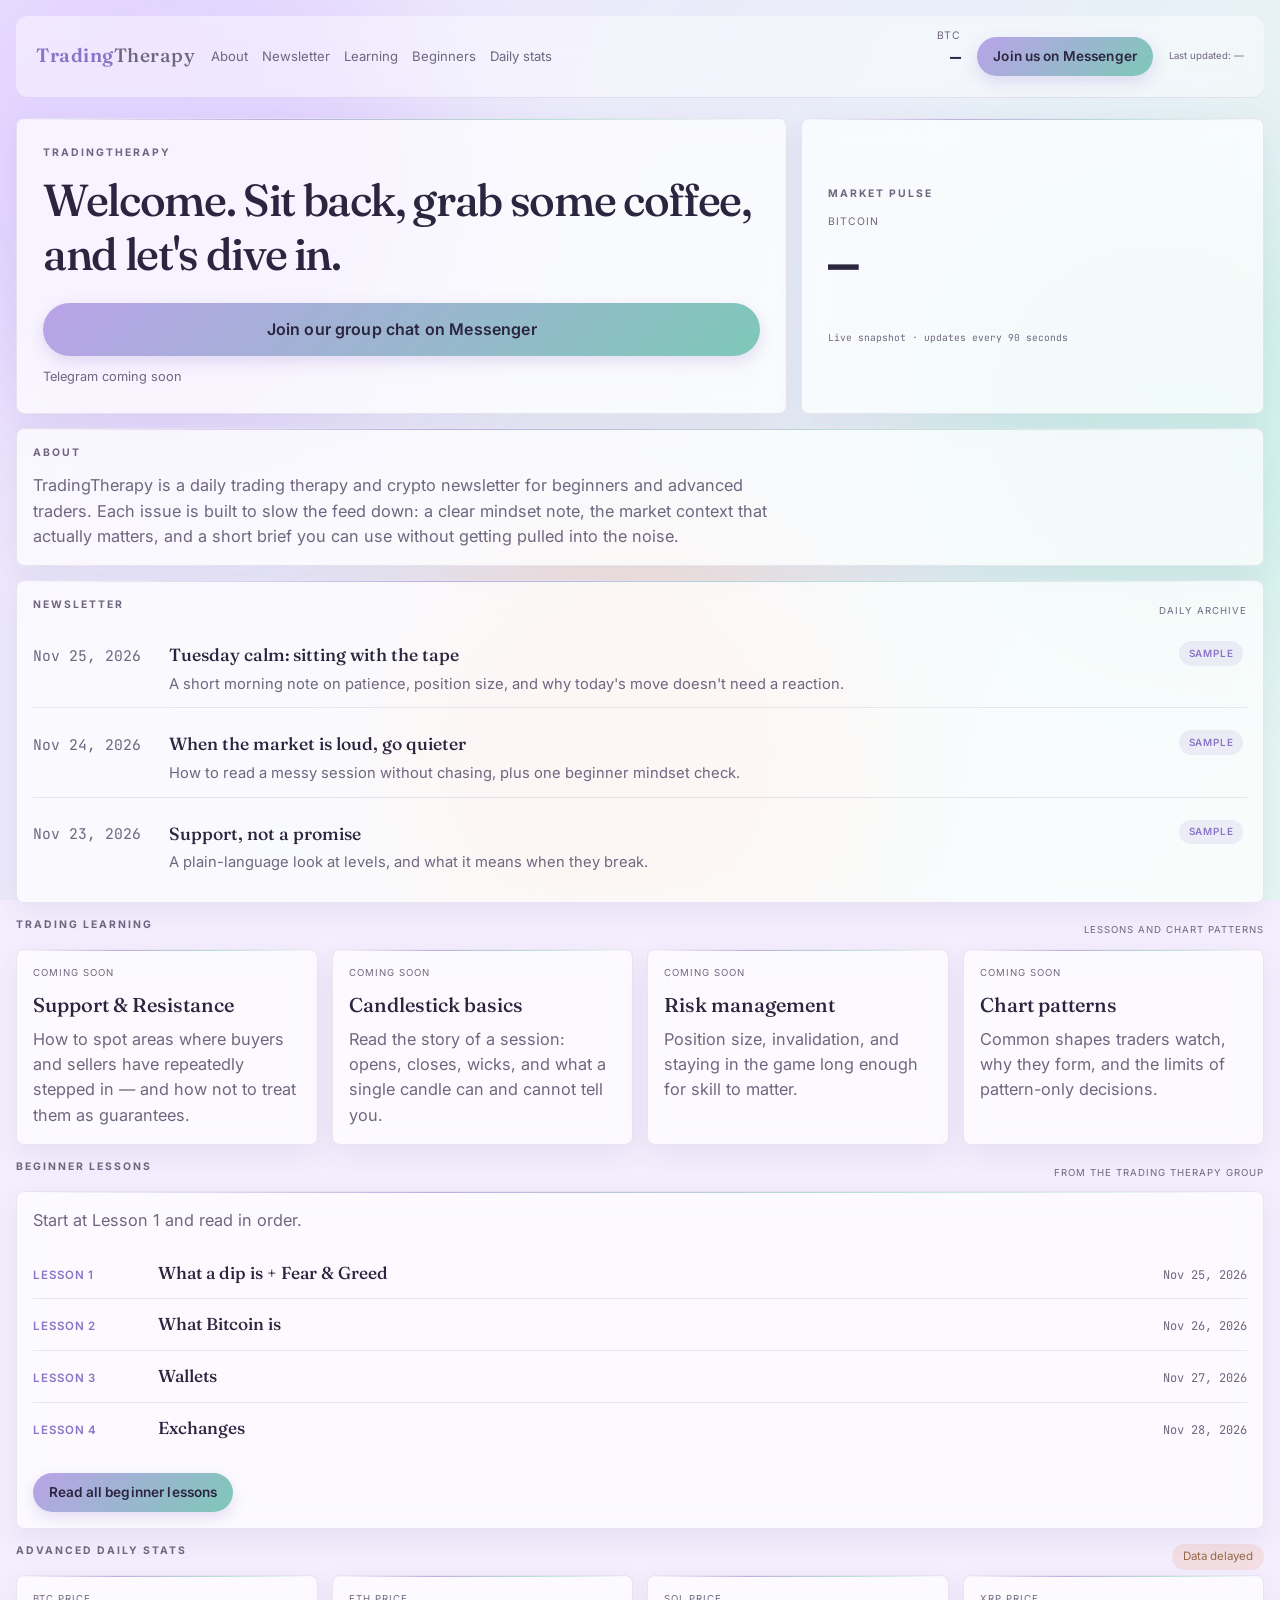
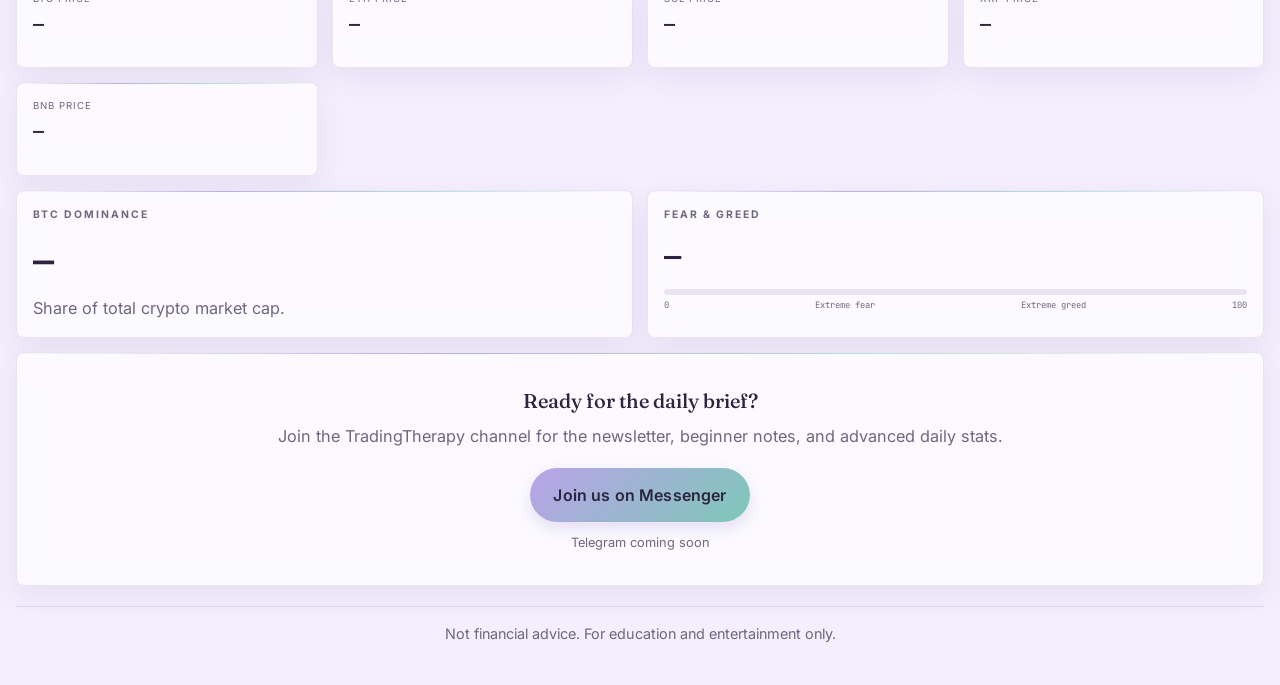
<file: index.html>
<!DOCTYPE html>
<html lang="en">
<head>
  <meta charset="UTF-8">
  <meta name="viewport" content="width=device-width, initial-scale=1.0">
  <meta name="description" content="TradingTherapy is a daily trading therapy and crypto newsletter for beginners and advanced traders.">
  <title>TradingTherapy — Daily trading therapy for crypto traders</title>
  <link rel="icon" href="data:image/svg+xml,%3Csvg xmlns='http://www.w3.org/2000/svg' viewBox='0 0 64 64'%3E%3Crect width='64' height='64' rx='14' fill='%23efe4ff'/%3E%3Ctext x='32' y='44' text-anchor='middle' font-size='34' font-family='Georgia,serif' fill='%238b74c7'%3ET%3C/text%3E%3C/svg%3E">
  <link rel="preconnect" href="https://fonts.googleapis.com">
  <link rel="preconnect" href="https://fonts.gstatic.com" crossorigin>
  <link href="https://fonts.googleapis.com/css2?family=Fraunces:opsz,wght@9..144,500;9..144,600&family=Inter:wght@400;500;600&family=JetBrains+Mono:wght@400;600&display=swap" rel="stylesheet">
  <link rel="stylesheet" href="styles.css">
</head>
<body>
  <div class="atmosphere" aria-hidden="true">
    <div class="blob blob-a"></div>
    <div class="blob blob-b"></div>
    <div class="blob blob-c"></div>
  </div>

  <header class="header">
    <div class="header-left">
      <a class="logo" href="#top">Trading<span>Therapy</span></a>
    </div>
    <nav class="site-nav" aria-label="Primary">
      <a href="#about">About</a>
      <a href="#newsletter">Newsletter</a>
      <a href="#learning">Learning</a>
      <a href="beginner-lessons.html">Beginners</a>
      <a href="#advanced">Daily stats</a>
    </nav>
    <div class="header-right">
      <div class="btc-price-block">
        <div class="btc-label">BTC</div>
        <div class="btc-price" id="hdr-btc-price">—</div>
        <div class="btc-change" id="hdr-btc-change"></div>
      </div>
      <a class="btn" href="https://m.me/j/AbY7Lx_SSPZwO3t6/" target="_blank" rel="noopener">Join us on Messenger</a>
      <div class="updated-at" id="updated-at">Last updated: —</div>
    </div>
  </header>

  <main class="wrap" id="top">
    <section class="hero">
      <div class="card hero-welcome">
        <p class="card-title">TradingTherapy</p>
        <h1>Welcome. Sit back, grab some coffee, and let's dive in.</h1>
        <a class="btn btn-lg" href="https://m.me/j/AbY7Lx_SSPZwO3t6/" target="_blank" rel="noopener">Join our group chat on Messenger</a>
        <p class="soon-label">Telegram coming soon</p>
      </div>
      <div class="card hero-price">
        <p class="card-title">Market pulse</p>
        <div class="btc-label">Bitcoin</div>
        <div class="btc-price" id="hero-btc-price">—</div>
        <div class="btc-change" id="hero-btc-change"></div>
        <div class="hero-src" id="hero-pulse-meta">Live snapshot · updates every 90 seconds</div>
      </div>
    </section>

    <section id="about" class="card">
      <h2 class="card-title">About</h2>
      <p class="about-copy">
        TradingTherapy is a daily trading therapy and crypto newsletter for beginners and advanced traders.
        Each issue is built to slow the feed down: a clear mindset note, the market context that actually matters,
        and a short brief you can use without getting pulled into the noise.
      </p>
    </section>

    <section id="newsletter" class="card">
      <div class="cmp-head">
        <h2 class="card-title">Newsletter</h2>
        <p class="card-subtitle" style="margin:0">Daily archive</p>
      </div>
      <ul class="archive-list" id="newsletter-list"></ul>
    </section>

    <section id="learning">
      <div class="cmp-head">
        <h2 class="card-title">Trading Learning</h2>
        <p class="card-subtitle" style="margin:0">Lessons and chart patterns</p>
      </div>
      <div class="grid" id="lessons-grid"></div>
    </section>

    <section id="beginner">
      <div class="cmp-head">
        <h2 class="card-title">Beginner Lessons</h2>
        <p class="card-subtitle" style="margin:0">From the Trading Therapy group</p>
      </div>
      <div class="card beginner-home">
        <p class="panel-copy">Start at Lesson 1 and read in order.</p>
        <ul class="beginner-index" id="beginner-lessons-index"></ul>
        <a class="btn" href="beginner-lessons.html">Read all beginner lessons</a>
      </div>
    </section>

    <section id="advanced">
      <div class="cmp-head">
        <h2 class="card-title">Advanced daily stats</h2>
        <p class="status-note" id="data-delayed" hidden>Data delayed</p>
      </div>
      <div class="grid stats-grid">
        <article class="card stat-card" data-coin="bitcoin">
          <p class="liq-stat-label">BTC price</p>
          <p class="liq-stat-val" id="stat-btc-price">—</p>
          <p class="btc-change" id="stat-btc-change"></p>
        </article>
        <article class="card stat-card" data-coin="ethereum">
          <p class="liq-stat-label">ETH price</p>
          <p class="liq-stat-val" id="stat-eth-price">—</p>
          <p class="btc-change" id="stat-eth-change"></p>
        </article>
        <article class="card stat-card" data-coin="solana">
          <p class="liq-stat-label">SOL price</p>
          <p class="liq-stat-val" id="stat-sol-price">—</p>
          <p class="btc-change" id="stat-sol-change"></p>
        </article>
        <article class="card stat-card" data-coin="ripple">
          <p class="liq-stat-label">XRP price</p>
          <p class="liq-stat-val" id="stat-xrp-price">—</p>
          <p class="btc-change" id="stat-xrp-change"></p>
        </article>
        <article class="card stat-card" data-coin="binancecoin">
          <p class="liq-stat-label">BNB price</p>
          <p class="liq-stat-val" id="stat-bnb-price">—</p>
          <p class="btc-change" id="stat-bnb-change"></p>
        </article>
      </div>
      <div class="grid half" style="margin-top:14px">
        <article class="card">
          <p class="card-title">BTC dominance</p>
          <p class="liq-stat-val stat-lg" id="stat-btc-dom">—</p>
          <p class="panel-copy">Share of total crypto market cap.</p>
        </article>
        <article class="card">
          <p class="card-title">Fear &amp; greed</p>
          <div class="fg-compact">
            <div class="fg-value" id="stat-fng-value">—</div>
            <div class="fg-label" id="stat-fng-label"></div>
          </div>
          <div class="fg-bar-wrap">
            <div class="fg-bar" id="stat-fng-bar" style="width:0%"></div>
          </div>
          <div class="fg-scale">
            <span>0</span><span>Extreme fear</span><span>Extreme greed</span><span>100</span>
          </div>
        </article>
      </div>
    </section>

    <section class="card cta-card">
      <h2 class="panel-heading">Ready for the daily brief?</h2>
      <p class="panel-copy">Join the TradingTherapy channel for the newsletter, beginner notes, and advanced daily stats.</p>
      <a class="btn btn-lg" href="https://m.me/j/AbY7Lx_SSPZwO3t6/" target="_blank" rel="noopener">Join us on Messenger</a>
      <p class="soon-label">Telegram coming soon</p>
    </section>
  </main>

  <footer class="footer">
    <p>Not financial advice. For education and entertainment only.</p>
  </footer>

  <script src="app.js"></script>
</body>
</html>
</file>
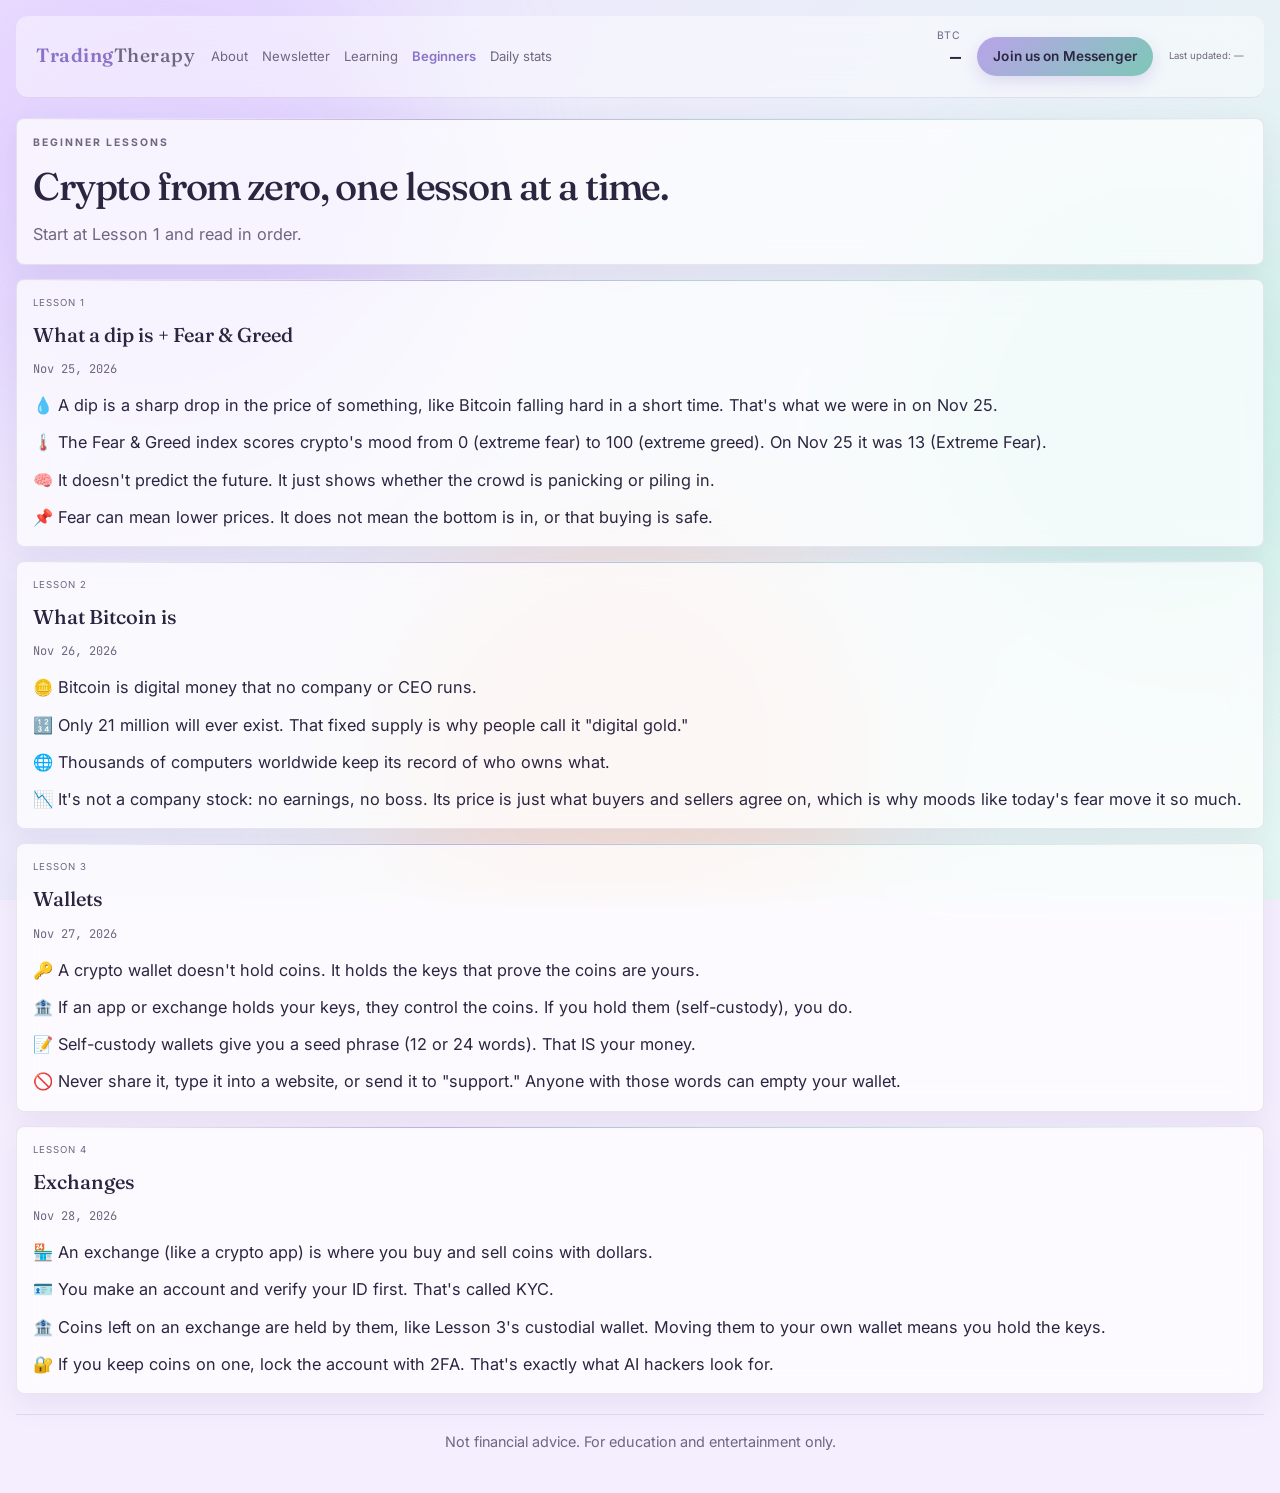
<file: beginner-lessons.html>
<!DOCTYPE html>
<html lang="en">
<head>
  <meta charset="UTF-8">
  <meta name="viewport" content="width=device-width, initial-scale=1.0">
  <meta name="description" content="Beginner Lessons from TradingTherapy: crypto from zero, one lesson at a time, from the Trading Therapy group.">
  <title>Beginner Lessons — TradingTherapy</title>
  <link rel="icon" href="data:image/svg+xml,%3Csvg xmlns='http://www.w3.org/2000/svg' viewBox='0 0 64 64'%3E%3Crect width='64' height='64' rx='14' fill='%23efe4ff'/%3E%3Ctext x='32' y='44' text-anchor='middle' font-size='34' font-family='Georgia,serif' fill='%238b74c7'%3ET%3C/text%3E%3C/svg%3E">
  <link rel="preconnect" href="https://fonts.googleapis.com">
  <link rel="preconnect" href="https://fonts.gstatic.com" crossorigin>
  <link href="https://fonts.googleapis.com/css2?family=Fraunces:opsz,wght@9..144,500;9..144,600&family=Inter:wght@400;500;600&family=JetBrains+Mono:wght@400;600&display=swap" rel="stylesheet">
  <link rel="stylesheet" href="styles.css">
</head>
<body>
  <div class="atmosphere" aria-hidden="true">
    <div class="blob blob-a"></div>
    <div class="blob blob-b"></div>
    <div class="blob blob-c"></div>
  </div>

  <header class="header">
    <div class="header-left">
      <a class="logo" href="index.html">Trading<span>Therapy</span></a>
    </div>
    <nav class="site-nav" aria-label="Primary">
      <a href="index.html#about">About</a>
      <a href="index.html#newsletter">Newsletter</a>
      <a href="index.html#learning">Learning</a>
      <a href="beginner-lessons.html" aria-current="page">Beginners</a>
      <a href="index.html#advanced">Daily stats</a>
    </nav>
    <div class="header-right">
      <div class="btc-price-block">
        <div class="btc-label">BTC</div>
        <div class="btc-price" id="hdr-btc-price">—</div>
        <div class="btc-change" id="hdr-btc-change"></div>
      </div>
      <a class="btn" href="https://m.me/j/AbY7Lx_SSPZwO3t6/" target="_blank" rel="noopener">Join us on Messenger</a>
      <div class="updated-at" id="updated-at">Last updated: —</div>
    </div>
  </header>

  <main class="wrap" id="top">
    <section class="card lessons-intro">
      <p class="card-title">Beginner Lessons</p>
      <h1>Crypto from zero, one lesson at a time.</h1>
      <p class="about-copy">Start at Lesson 1 and read in order.</p>
    </section>

    <div class="lesson-list" id="beginner-lessons-list"></div>
  </main>

  <footer class="footer">
    <p>Not financial advice. For education and entertainment only.</p>
  </footer>

  <script src="app.js"></script>
</body>
</html>
</file>
<file: styles.css>
/* TradingTherapy — dashboard-style layout, calm pastel palette */
:root {
  --bg: #f4eefe;
  --card-bg: rgba(255, 255, 255, 0.72);
  --card-border: rgba(92, 70, 140, 0.12);
  --cyan: #5a8f86;
  --green: #2f8f72;
  --red: #c45c5c;
  --lavender: #8b74c7;
  --peach: #e8a27a;
  --mint: #7ec8b8;
  --sky: #7eb3d9;
  --text: #2c2540;
  --text-dim: #6f6680;
  --font-header: "Inter", system-ui, sans-serif;
  --font-display: "Fraunces", Georgia, serif;
  --font-body: "Inter", system-ui, sans-serif;
  --font-mono: "JetBrains Mono", ui-monospace, monospace;
  --shadow: 0 10px 30px rgba(80, 60, 120, 0.08);
}

*,
*::before,
*::after {
  box-sizing: border-box;
  margin: 0;
  padding: 0;
}

html {
  scroll-behavior: smooth;
}

body {
  background: var(--bg);
  color: var(--text);
  font-family: var(--font-body);
  min-height: 100vh;
  padding: 16px;
  line-height: 1.55;
}

a {
  color: inherit;
  text-decoration: none;
}

.atmosphere {
  pointer-events: none;
  position: fixed;
  inset: 0;
  z-index: -1;
  overflow: hidden;
  background: linear-gradient(120deg, #efe4ff, #e4f7f2, #ffe8d6, #dceeff, #efe4ff);
  background-size: 400% 400%;
  animation: drift 36s ease-in-out infinite;
}

.blob {
  position: absolute;
  border-radius: 50%;
  filter: blur(70px);
  opacity: 0.55;
  will-change: transform;
}

.blob-a {
  width: 42vw;
  height: 42vw;
  left: -8%;
  top: -10%;
  background: #d9c4ff;
  animation: float-a 32s ease-in-out infinite;
}

.blob-b {
  width: 36vw;
  height: 36vw;
  right: -8%;
  top: 20%;
  background: #bfeee3;
  animation: float-b 40s ease-in-out infinite;
}

.blob-c {
  width: 38vw;
  height: 38vw;
  left: 30%;
  bottom: -12%;
  background: #ffd6c2;
  animation: float-c 28s ease-in-out infinite;
}

@keyframes drift {
  0%, 100% { background-position: 0% 50%; }
  50% { background-position: 100% 50%; }
}

@keyframes float-a {
  0%, 100% { transform: translate(0, 0) scale(1); }
  50% { transform: translate(8%, 12%) scale(1.08); }
}

@keyframes float-b {
  0%, 100% { transform: translate(0, 0) scale(1); }
  50% { transform: translate(-10%, 8%) scale(1.05); }
}

@keyframes float-c {
  0%, 100% { transform: translate(0, 0) scale(1); }
  50% { transform: translate(6%, -10%) scale(1.1); }
}

.header {
  display: flex;
  align-items: center;
  justify-content: space-between;
  gap: 16px;
  padding: 12px 20px;
  border-bottom: 1px solid var(--card-border);
  margin-bottom: 20px;
  background: rgba(255, 255, 255, 0.45);
  backdrop-filter: blur(16px);
  border-radius: 12px;
  flex-wrap: wrap;
}

.header-left {
  display: flex;
  align-items: center;
}

.logo {
  font-family: var(--font-display);
  font-size: 1.2rem;
  font-weight: 600;
  letter-spacing: 0.5px;
  color: var(--lavender);
}

.logo span {
  color: var(--text-dim);
  font-weight: 500;
}

.site-nav {
  display: flex;
  flex-wrap: wrap;
  gap: 8px 14px;
  font-size: 0.82rem;
  color: var(--text-dim);
}

.site-nav a:hover,
.site-nav a:focus-visible,
.logo:hover,
.logo:focus-visible {
  color: var(--lavender);
}

.header-right {
  display: flex;
  align-items: center;
  gap: 16px;
  flex-wrap: wrap;
  margin-left: auto;
}

.btc-price-block {
  text-align: right;
}

.btc-label {
  font-size: 0.65rem;
  color: var(--text-dim);
  text-transform: uppercase;
  letter-spacing: 1px;
}

.btc-price,
.liq-stat-val {
  font-family: var(--font-mono);
  font-size: 1.15rem;
  font-weight: 600;
  color: var(--text);
}

.btc-change {
  font-size: 0.75rem;
  font-family: var(--font-mono);
  min-height: 1em;
}

.btc-change.up { color: var(--green); }
.btc-change.down { color: var(--red); }

.updated-at {
  font-size: 0.6rem;
  color: var(--text-dim);
}

.btn {
  display: inline-flex;
  align-items: center;
  justify-content: center;
  border-radius: 999px;
  background: linear-gradient(135deg, #b9a3e8, #7ec8b8);
  color: #2c2540;
  font-weight: 600;
  font-size: 0.85rem;
  letter-spacing: 0.01em;
  padding: 0.55rem 1rem;
  box-shadow: 0 6px 16px rgba(139, 116, 199, 0.22);
  transition: transform 0.15s ease, box-shadow 0.15s ease;
  white-space: nowrap;
}

.btn:hover,
.btn:focus-visible {
  transform: translateY(-1px);
  box-shadow: 0 10px 22px rgba(139, 116, 199, 0.3);
}

.btn-lg {
  padding: 0.9rem 1.45rem;
  font-size: 1rem;
}

.btn:focus-visible,
.site-nav a:focus-visible,
.logo:focus-visible {
  outline: 2px solid var(--lavender);
  outline-offset: 3px;
}

.wrap {
  max-width: 1400px;
  margin: 0 auto;
  display: flex;
  flex-direction: column;
  gap: 14px;
}

.hero {
  display: grid;
  grid-template-columns: minmax(0, 1.5fr) minmax(260px, 0.9fr);
  gap: 14px;
}

.grid {
  display: grid;
  grid-template-columns: repeat(auto-fit, minmax(280px, 1fr));
  gap: 14px;
}

.grid.half {
  grid-template-columns: 1fr 1fr;
}

.card {
  background: var(--card-bg);
  border: 1px solid var(--card-border);
  border-radius: 8px;
  padding: 16px;
  position: relative;
  overflow: hidden;
  box-shadow: var(--shadow);
  backdrop-filter: blur(14px);
}

.card::before {
  content: "";
  position: absolute;
  top: 0;
  left: 0;
  right: 0;
  height: 1px;
  background: linear-gradient(90deg, transparent, var(--lavender), var(--mint), transparent);
  opacity: 0.55;
}

.card-title {
  font-family: var(--font-header);
  font-size: 0.65rem;
  font-weight: 700;
  color: var(--text-dim);
  text-transform: uppercase;
  letter-spacing: 2px;
  margin-bottom: 12px;
}

.card-subtitle {
  font-size: 0.6rem;
  color: var(--text-dim);
  text-transform: uppercase;
  letter-spacing: 1px;
  margin-bottom: 8px;
}

.hero-welcome,
.hero-price {
  display: flex;
  flex-direction: column;
  justify-content: center;
  padding: 26px;
}

.hero-welcome h1 {
  font-family: var(--font-display);
  font-size: clamp(1.8rem, 4vw, 2.8rem);
  font-weight: 500;
  letter-spacing: -0.03em;
  line-height: 1.2;
  margin: 0 0 1.4rem;
}

.hero-price .btc-price {
  font-size: 3.2rem;
  line-height: 1.1;
  margin: 8px 0 6px;
}

.hero-price .btc-change {
  font-size: 1rem;
}

.hero-src {
  font-size: 0.6rem;
  color: var(--text-dim);
  margin-top: 14px;
  font-family: var(--font-mono);
}

.soon-label {
  margin-top: 0.7rem;
  font-size: 0.8rem;
  color: var(--text-dim);
}

.cmp-head {
  display: flex;
  justify-content: space-between;
  align-items: center;
  gap: 10px;
  flex-wrap: wrap;
  margin-bottom: 4px;
}

.about-copy,
.panel-copy {
  color: var(--text-dim);
  max-width: 46rem;
  font-size: 1.02rem;
}

.panel-heading {
  font-family: var(--font-display);
  font-size: 1.25rem;
  font-weight: 500;
  margin-bottom: 0.45rem;
}

.archive-list {
  list-style: none;
  display: flex;
  flex-direction: column;
  gap: 10px;
}

.archive-item {
  display: grid;
  grid-template-columns: 7.5rem 1fr auto;
  gap: 12px 16px;
  align-items: start;
  padding: 12px 4px 12px 0;
  border-bottom: 1px solid var(--card-border);
}

.archive-item:last-child {
  border-bottom: 0;
}

.archive-date {
  font-family: var(--font-mono);
  font-size: 0.75rem;
  color: var(--text-dim);
  padding-top: 0.2rem;
}

.archive-item h3 {
  font-family: var(--font-display);
  font-size: 1.1rem;
  font-weight: 500;
  margin-bottom: 0.25rem;
}

.archive-item p {
  color: var(--text-dim);
  font-size: 0.92rem;
}

.badge {
  font-size: 0.62rem;
  font-weight: 600;
  letter-spacing: 0.08em;
  text-transform: uppercase;
  color: var(--lavender);
  background: rgba(139, 116, 199, 0.12);
  border-radius: 999px;
  padding: 0.28rem 0.6rem;
  white-space: nowrap;
  height: fit-content;
}

.status-note {
  font-size: 0.72rem;
  color: #9a6a4a;
  background: rgba(232, 162, 122, 0.2);
  border-radius: 999px;
  padding: 0.25rem 0.7rem;
}

.liq-stat-label {
  font-size: 0.6rem;
  color: var(--text-dim);
  text-transform: uppercase;
  letter-spacing: 1px;
  margin-bottom: 4px;
}

.stat-lg {
  font-size: 2.2rem;
  margin-bottom: 0.4rem;
}

.fg-compact {
  display: flex;
  align-items: baseline;
  gap: 10px;
}

.fg-value {
  font-family: var(--font-mono);
  font-size: 1.8rem;
  font-weight: 600;
}

.fg-label {
  text-align: left;
  font-size: 0.85rem;
  font-weight: 500;
  margin-top: 0;
}

.fg-bar-wrap {
  margin-top: 10px;
  height: 6px;
  background: rgba(92, 70, 140, 0.12);
  border-radius: 3px;
  overflow: hidden;
}

.fg-bar {
  height: 100%;
  width: 0;
  border-radius: 3px;
  background: linear-gradient(90deg, #e8a27a, #e6d36a, #7ec8b8);
  transition: width 0.5s ease;
}

.fg-scale {
  display: flex;
  justify-content: space-between;
  font-size: 0.55rem;
  color: var(--text-dim);
  margin-top: 4px;
  font-family: var(--font-mono);
}

.cta-card {
  text-align: center;
  padding: 2rem 1.25rem;
}

.cta-card .panel-copy {
  margin: 0.5rem auto 1.2rem;
}

.footer {
  max-width: 1400px;
  margin: 20px auto 0;
  padding: 16px 8px 24px;
  text-align: center;
  color: var(--text-dim);
  font-size: 0.9rem;
  border-top: 1px solid var(--card-border);
}

.footer span {
  color: var(--lavender);
}

@media (max-width: 900px) {
  .hero,
  .grid.half {
    grid-template-columns: 1fr;
  }

  .archive-item {
    grid-template-columns: 1fr auto;
  }

  .archive-date {
    grid-column: 1 / -1;
  }
}

@media (max-width: 768px) {
  body { padding: 10px; }

  .header {
    flex-direction: column;
    align-items: flex-start;
    gap: 12px;
  }

  .header-right {
    width: 100%;
    margin-left: 0;
  }

  .header-left {
    width: 100%;
    justify-content: space-between;
  }

  .hero-welcome,
  .hero-price {
    padding: 18px;
  }

  .hero-price .btc-price {
    font-size: 2.5rem;
  }

  .grid,
  .grid.half,
  .stats-grid {
    grid-template-columns: 1fr;
  }
}

@media (prefers-reduced-motion: reduce) {
  html { scroll-behavior: auto; }

  .atmosphere,
  .blob,
  .btn,
  .fg-bar {
    animation: none !important;
    transition: none !important;
  }

  .atmosphere {
    background: linear-gradient(180deg, #efe4ff, #e8f6f2 45%, #ffe9dc);
    background-size: auto;
  }
}

.site-nav a[aria-current="page"] {
  color: var(--lavender);
  font-weight: 600;
}

.lessons-intro h1 {
  font-family: var(--font-display);
  font-size: clamp(1.6rem, 3.4vw, 2.4rem);
  font-weight: 500;
  letter-spacing: -0.03em;
  line-height: 1.2;
  margin: 0 0 0.85rem;
}

.beginner-home .panel-copy {
  margin-bottom: 0.2rem;
}

.beginner-index {
  list-style: none;
  display: flex;
  flex-direction: column;
  margin: 0.9rem 0 1.2rem;
}

.beginner-index a {
  display: grid;
  grid-template-columns: 6.8rem 1fr auto;
  gap: 8px 16px;
  align-items: baseline;
  padding: 12px 0;
  border-bottom: 1px solid var(--card-border);
}

.beginner-index li:last-child a {
  border-bottom: 0;
}

.beginner-index .lesson-num {
  font-size: 0.72rem;
  font-weight: 600;
  letter-spacing: 0.08em;
  text-transform: uppercase;
  color: var(--lavender);
}

.beginner-index .lesson-title {
  font-family: var(--font-display);
  font-size: 1.08rem;
  font-weight: 500;
}

.beginner-index a:hover .lesson-title,
.beginner-index a:focus-visible .lesson-title {
  color: var(--lavender);
}

.lesson-list {
  display: flex;
  flex-direction: column;
  gap: 14px;
}

.lesson-card .archive-date {
  margin: 0 0 0.9rem;
}

.lesson-bullets {
  list-style: none;
  display: flex;
  flex-direction: column;
  gap: 0.75rem;
}

.lesson-bullets li {
  color: var(--text);
  font-size: 1.02rem;
  line-height: 1.55;
}

@media (max-width: 900px) {
  .beginner-index a {
    grid-template-columns: 1fr auto;
  }

  .beginner-index .lesson-num {
    grid-column: 1 / -1;
  }
}
</file>
